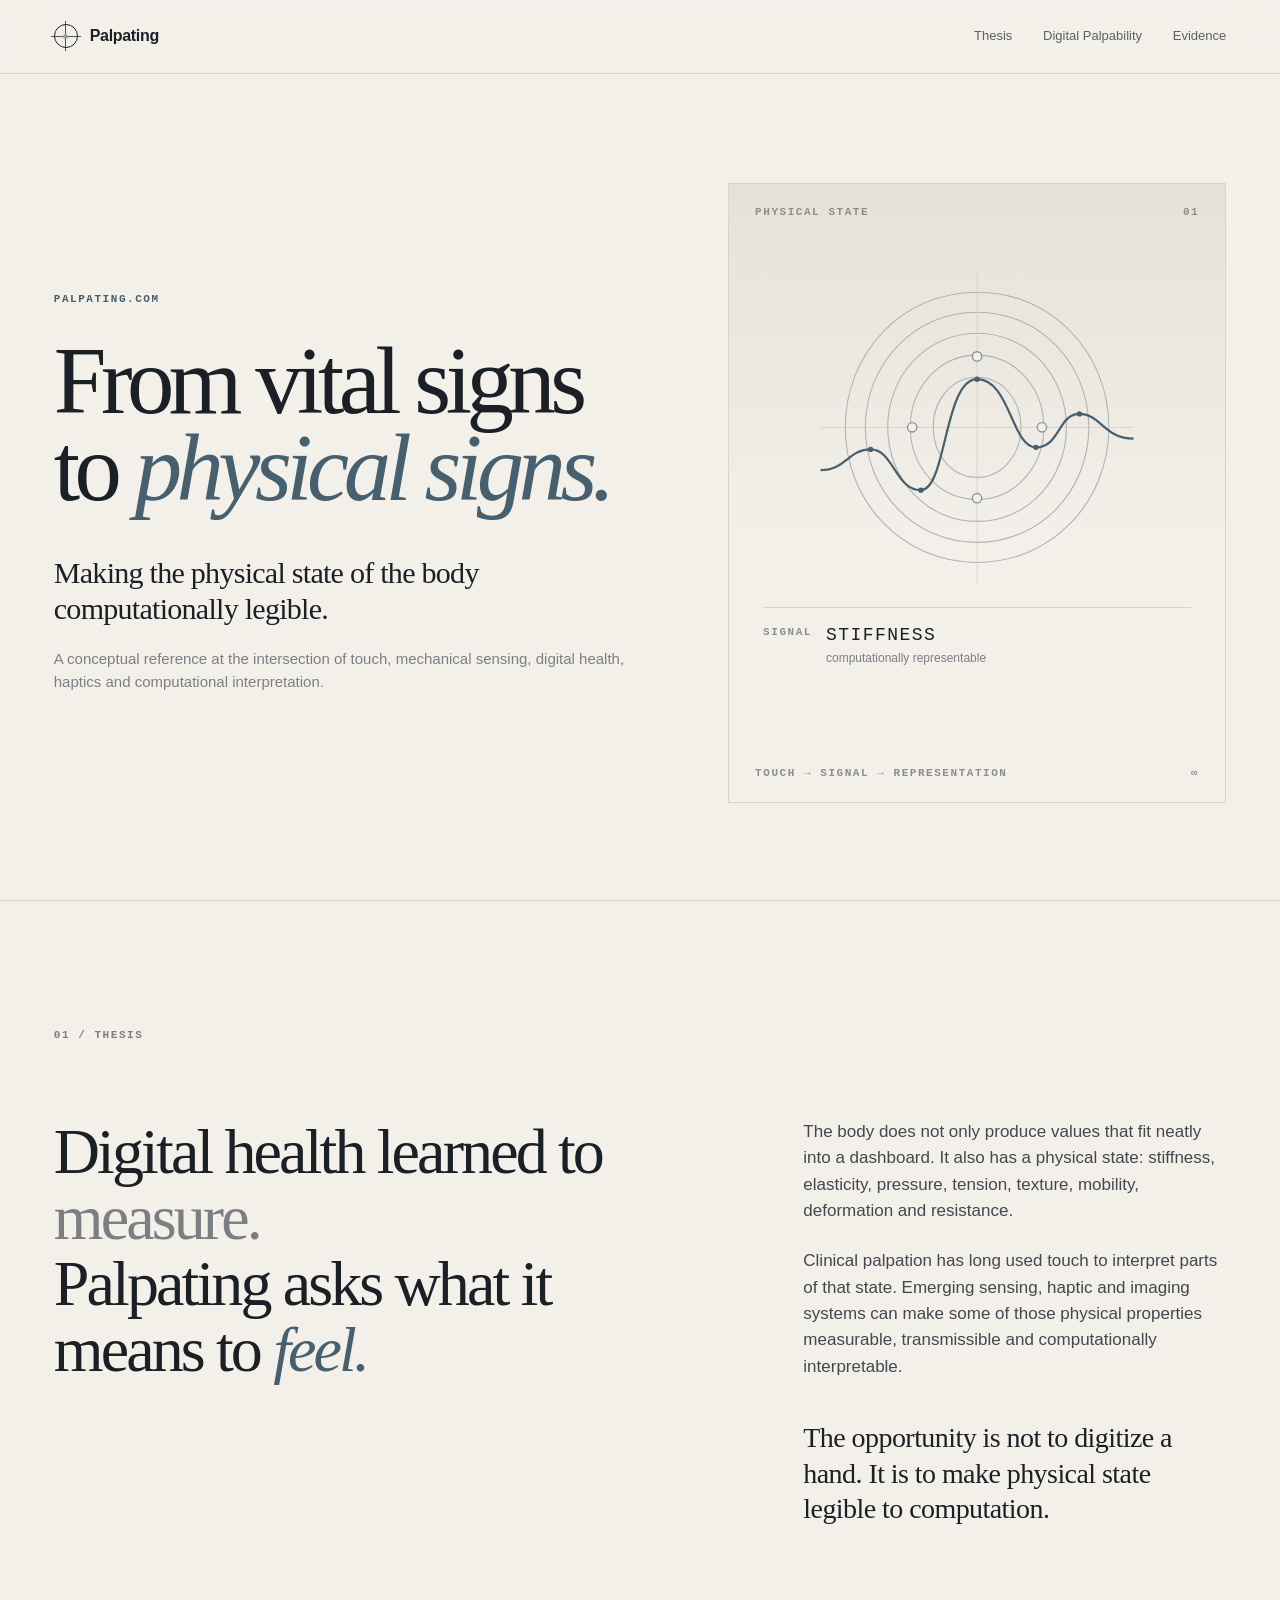
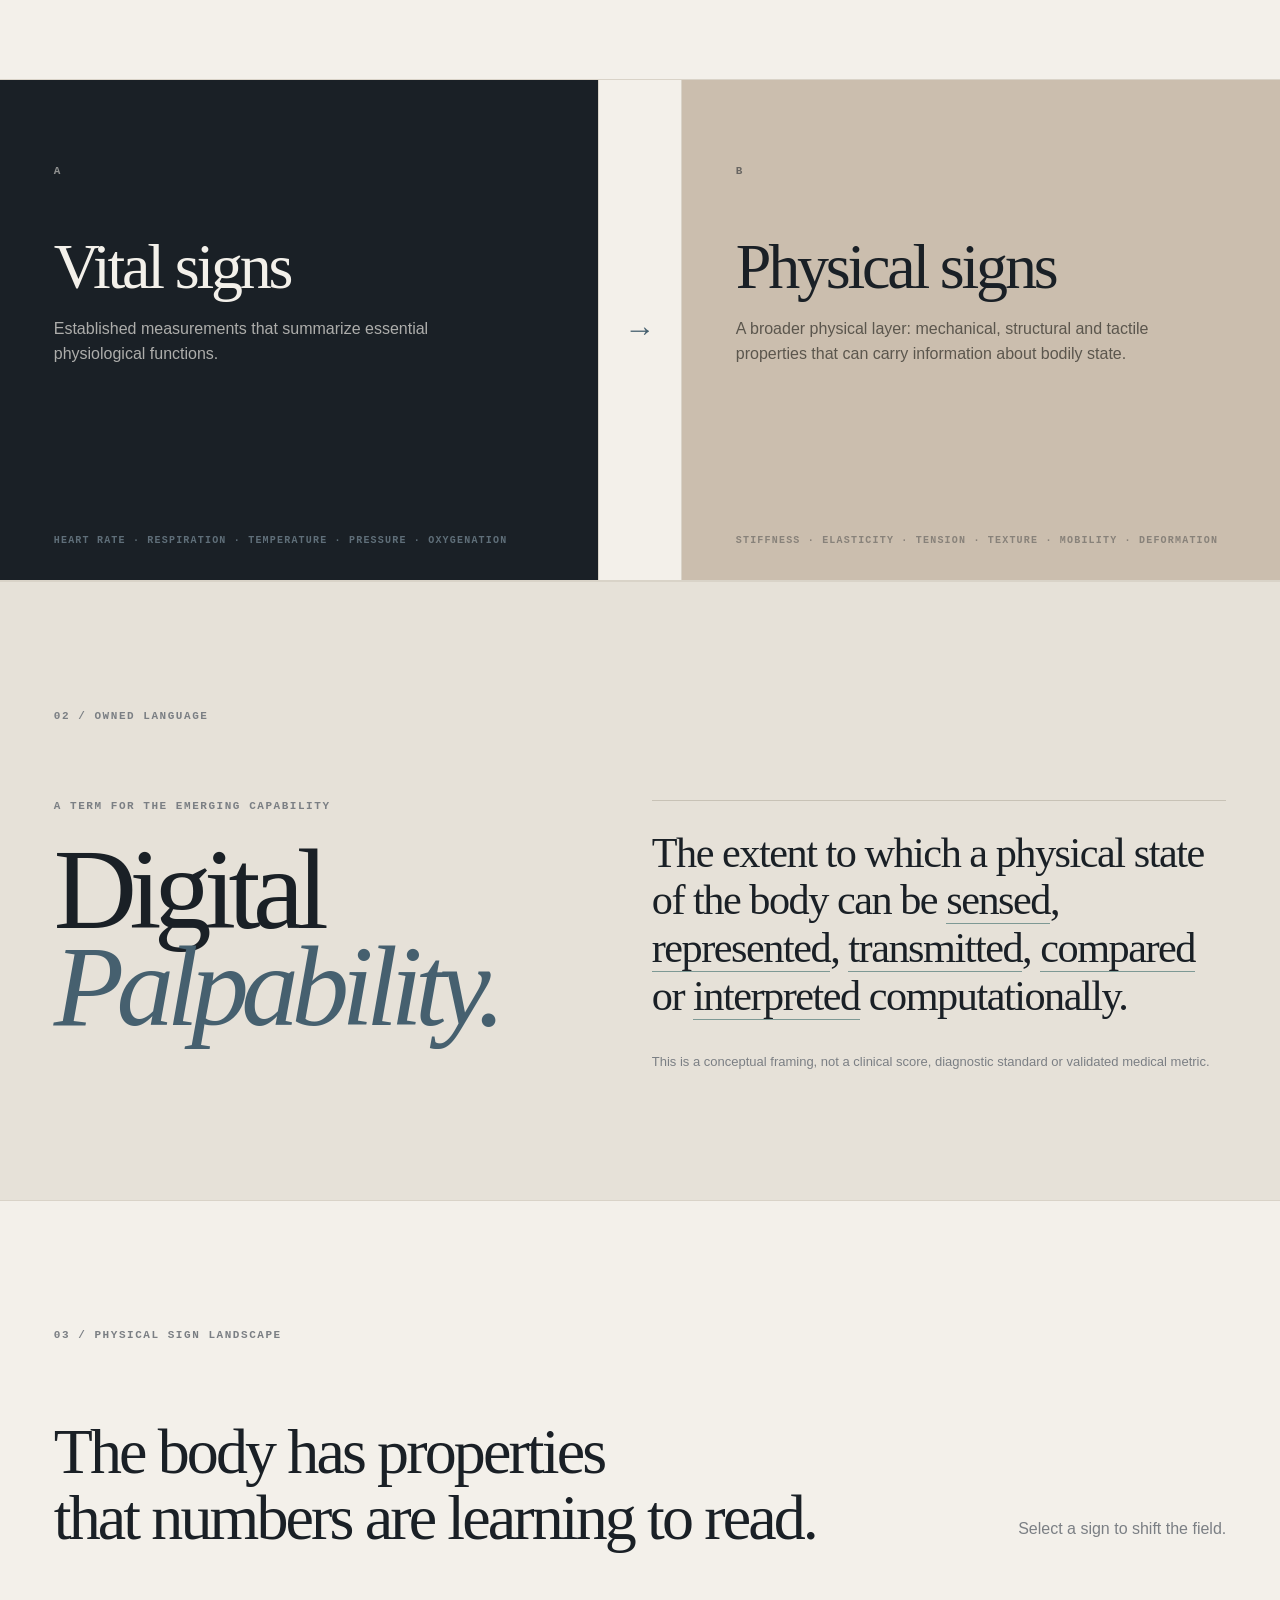
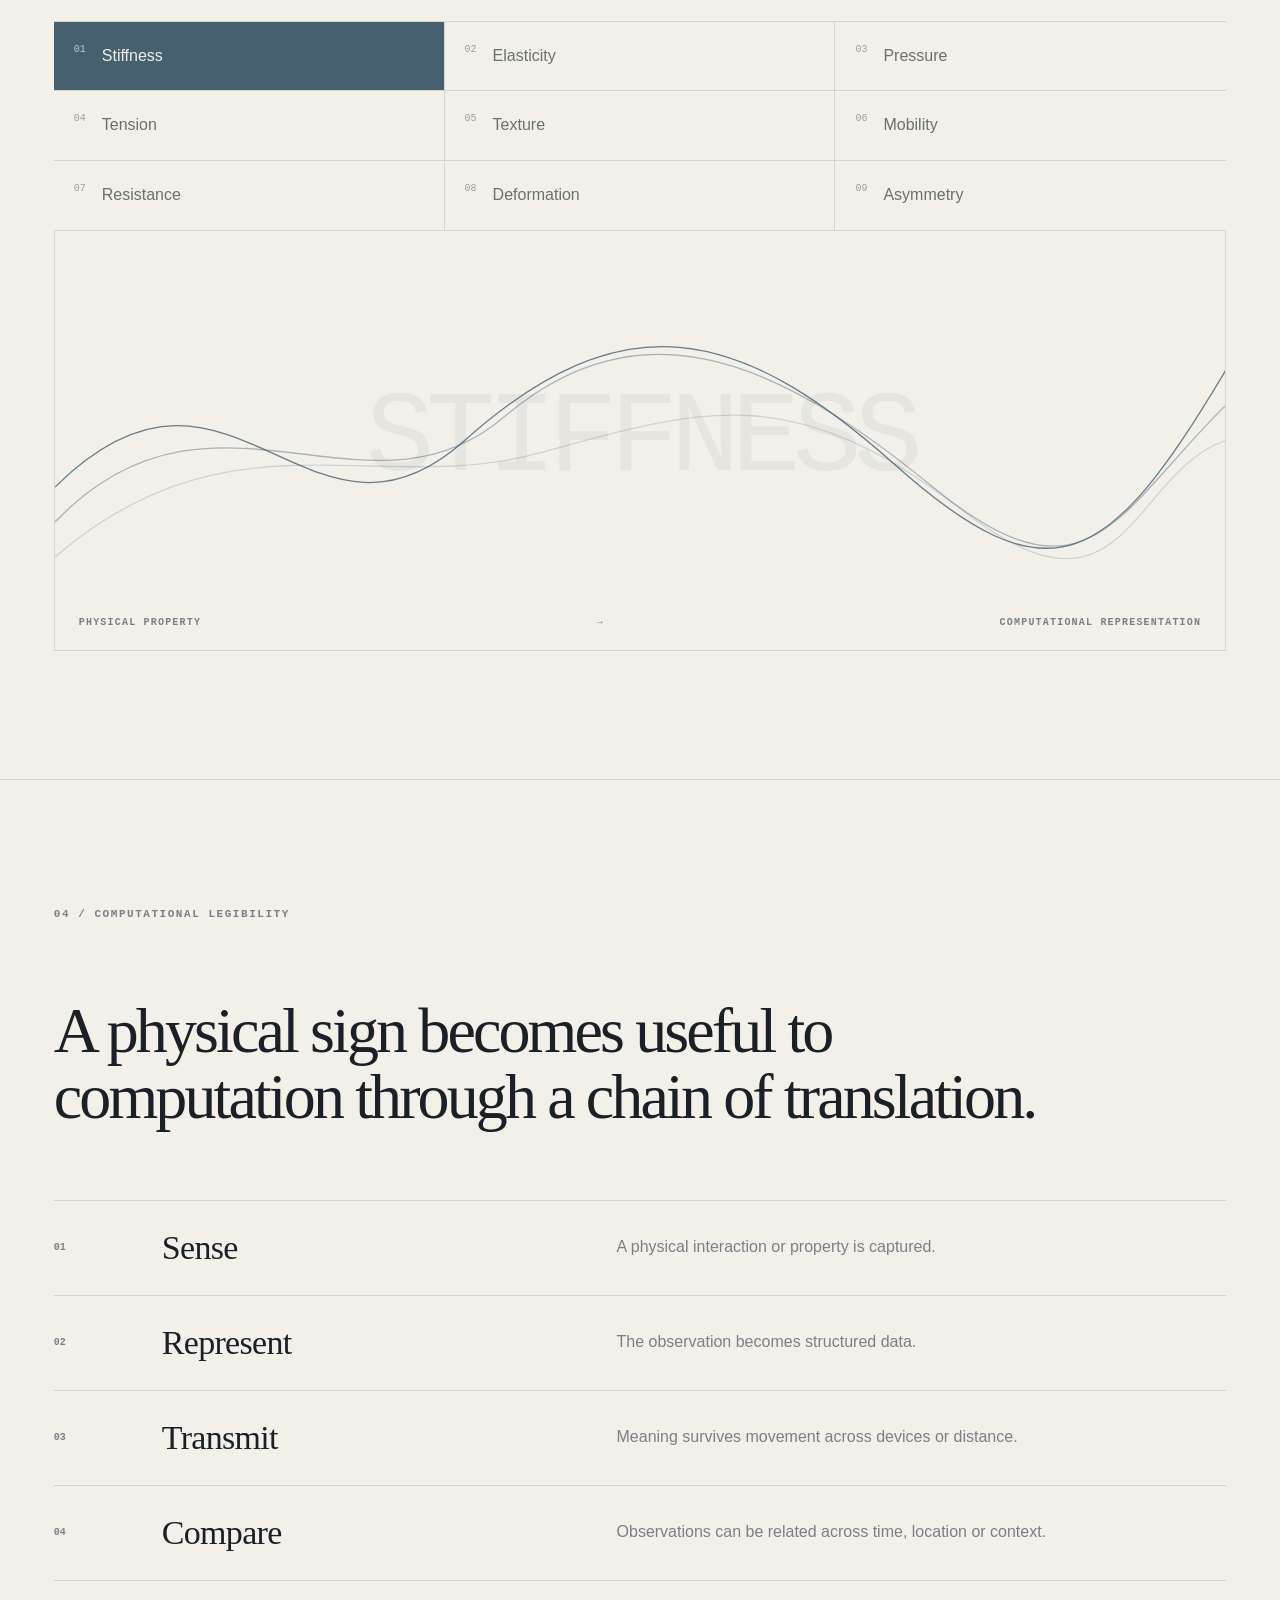
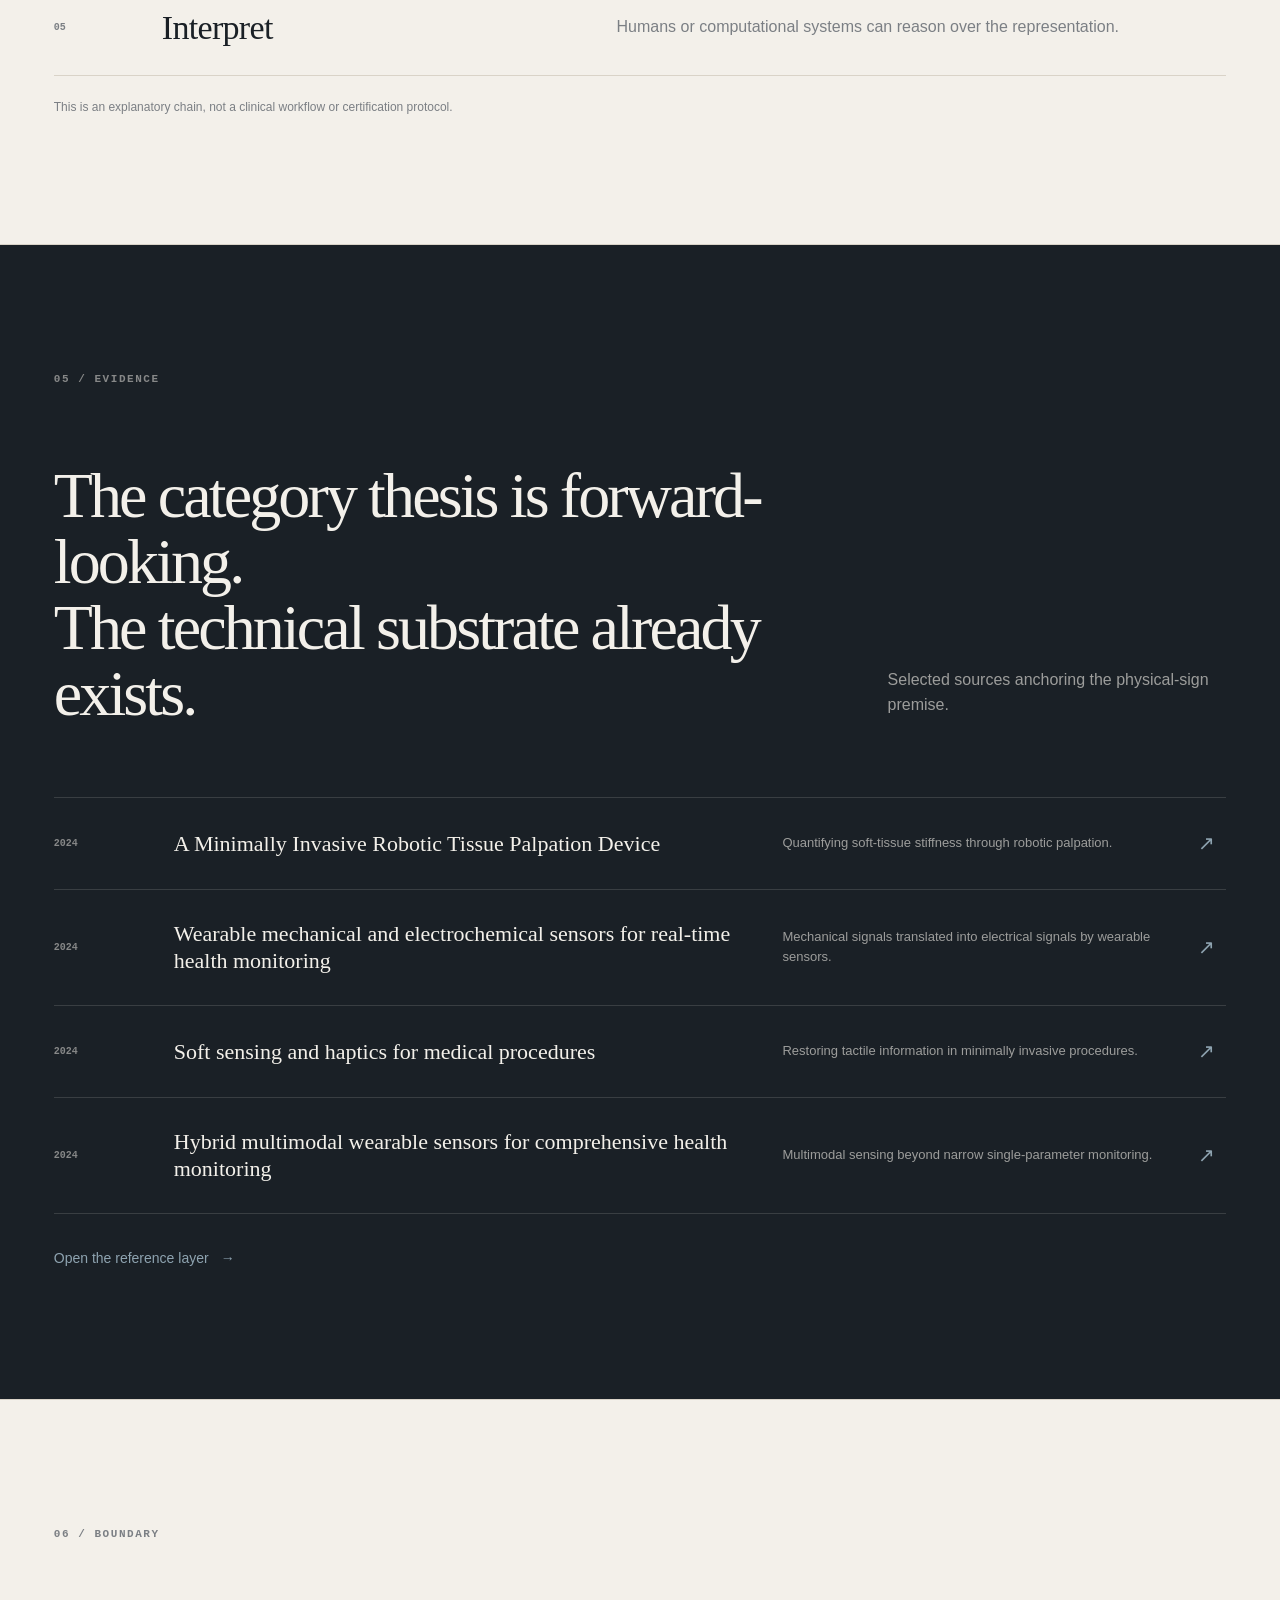
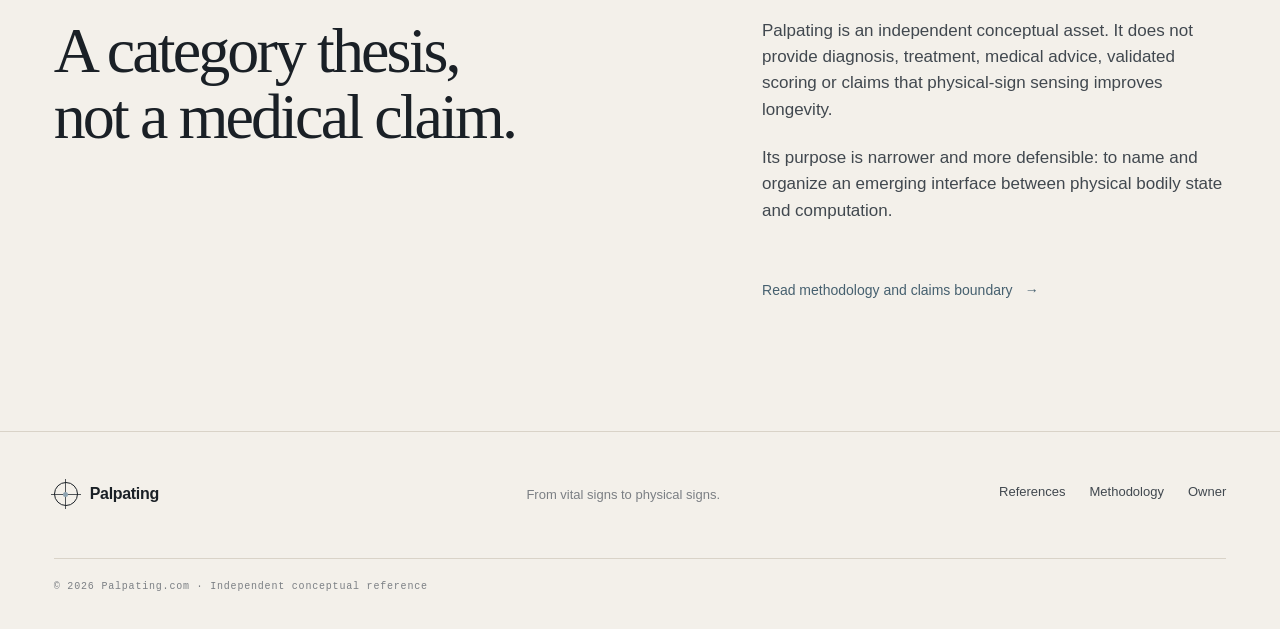
<file: index.html>
<!doctype html>
<html lang="en">
<head>
  <meta charset="utf-8">
  <meta name="viewport" content="width=device-width, initial-scale=1">
  <title>Palpating — From vital signs to physical signs</title>
  <meta name="description" content="Palpating explores how the physical state of the body can become computationally legible — from vital signs to physical signs.">
  <meta name="robots" content="index,follow,max-image-preview:large">
  <link rel="canonical" href="https://palpating.com/">
  <meta property="og:type" content="website">
  <meta property="og:site_name" content="Palpating">
  <meta property="og:title" content="Palpating — From vital signs to physical signs">
  <meta property="og:description" content="Making the physical state of the body computationally legible.">
  <meta property="og:url" content="https://palpating.com/">
  <meta property="og:image" content="https://palpating.com/og-image.png">
  <meta property="og:image:width" content="1200">
  <meta property="og:image:height" content="630">
  <meta property="og:image:alt" content="Palpating — From vital signs to physical signs.">
  <meta name="twitter:card" content="summary_large_image">
  <meta name="twitter:title" content="Palpating — From vital signs to physical signs">
  <meta name="twitter:description" content="Making the physical state of the body computationally legible.">
  <meta name="twitter:image" content="https://palpating.com/og-image.png">
  <meta name="theme-color" content="#f3f0ea">
  <link rel="stylesheet" href="styles.css">
  <script type="application/ld+json">
  {
    "@context":"https://schema.org",
    "@type":"WebSite",
    "name":"Palpating",
    "url":"https://palpating.com/",
    "description":"An independent conceptual reference exploring physical signs, digital palpability, and computational legibility of the body's physical state."
  }
  </script>
</head>
<body>
  <a class="skip-link" href="#main">Skip to content</a>

  <header class="site-header" data-header>
    <a class="brand" href="#top" aria-label="Palpating home">
      <span class="brand-mark" aria-hidden="true"><span></span></span>
      <span>Palpating</span>
    </a>
    <nav aria-label="Primary navigation">
      <a href="#thesis">Thesis</a>
      <a href="#palpability">Digital Palpability</a>
      <a href="#evidence">Evidence</a>
    </nav>
  </header>

  <main id="main">
    <section class="hero" id="top" aria-labelledby="hero-title">
      <div class="hero-copy">
        <p class="hero-domain">PALPATING.COM</p>
        <h1 id="hero-title">From vital signs<br>to <em>physical signs.</em></h1>
        <p class="hero-definition">Making the physical state of the body computationally legible.</p>
        <p class="hero-note">A conceptual reference at the intersection of touch, mechanical sensing, digital health, haptics and computational interpretation.</p>
      </div>

      <div class="signal-field" aria-label="Conceptual visualization of physical state becoming a computational signal" data-signal-field>
        <div class="field-caption field-caption-top"><span>PHYSICAL STATE</span><span>01</span></div>
        <svg viewBox="0 0 640 560" role="img" aria-labelledby="signal-title signal-desc">
          <title id="signal-title">Physical signal field</title>
          <desc id="signal-desc">Contour lines, pressure points and a digital trace visualize the transition from physical state to computational representation.</desc>
          <g class="contours" fill="none">
            <path d="M123 280C123 169 208 78 320 78s197 91 197 202-85 202-197 202-197-91-197-202Z"/>
            <path d="M154 280c0-94 72-171 166-171s166 77 166 171-72 171-166 171-166-77-166-171Z"/>
            <path d="M188 280c0-76 57-139 132-139s132 63 132 139-57 139-132 139-132-63-132-139Z"/>
            <path d="M222 280c0-58 42-106 98-106s98 48 98 106-42 106-98 106-98-48-98-106Z"/>
            <path d="M256 280c0-40 27-73 64-73s64 33 64 73-27 73-64 73-64-33-64-73Z"/>
          </g>
          <g class="measurement-axis">
            <line x1="320" y1="46" x2="320" y2="514"/>
            <line x1="86" y1="280" x2="554" y2="280"/>
          </g>
          <g class="pressure-points">
            <circle cx="320" cy="174" r="7" data-point="stiffness"/>
            <circle cx="417" cy="280" r="7" data-point="elasticity"/>
            <circle cx="320" cy="386" r="7" data-point="pressure"/>
            <circle cx="223" cy="280" r="7" data-point="mobility"/>
          </g>
          <path class="signal-trace" d="M86 344c38 0 41-31 75-31s37 61 75 61 35-166 84-166 52 102 88 102 33-50 65-50 37 37 81 37" fill="none"/>
          <g class="trace-nodes">
            <circle cx="161" cy="313" r="4"/><circle cx="236" cy="374" r="4"/><circle cx="320" cy="208" r="4"/><circle cx="408" cy="310" r="4"/><circle cx="473" cy="260" r="4"/>
          </g>
        </svg>
        <div class="field-readout" aria-live="polite">
          <span class="readout-label">SIGNAL</span>
          <strong data-readout>STIFFNESS</strong>
          <span class="readout-status">computationally representable</span>
        </div>
        <div class="field-caption field-caption-bottom"><span>TOUCH → SIGNAL → REPRESENTATION</span><span>∞</span></div>
      </div>
    </section>

    <section class="thesis" id="thesis" aria-labelledby="thesis-title">
      <div class="section-index">01 / THESIS</div>
      <div class="thesis-grid">
        <h2 id="thesis-title">Digital health learned to <span>measure.</span><br>Palpating asks what it means to <em>feel.</em></h2>
        <div class="thesis-text">
          <p>The body does not only produce values that fit neatly into a dashboard. It also has a physical state: stiffness, elasticity, pressure, tension, texture, mobility, deformation and resistance.</p>
          <p>Clinical palpation has long used touch to interpret parts of that state. Emerging sensing, haptic and imaging systems can make some of those physical properties measurable, transmissible and computationally interpretable.</p>
          <p class="thesis-line">The opportunity is not to digitize a hand. It is to make physical state legible to computation.</p>
        </div>
      </div>
    </section>

    <section class="distinction" aria-label="Vital signs and physical signs distinction">
      <div class="distinction-column vital">
        <span class="distinction-number">A</span>
        <h3>Vital signs</h3>
        <p>Established measurements that summarize essential physiological functions.</p>
        <div class="word-stream" aria-hidden="true">HEART RATE · RESPIRATION · TEMPERATURE · PRESSURE · OXYGENATION</div>
      </div>
      <div class="distinction-arrow" aria-hidden="true"><span>→</span></div>
      <div class="distinction-column physical">
        <span class="distinction-number">B</span>
        <h3>Physical signs</h3>
        <p>A broader physical layer: mechanical, structural and tactile properties that can carry information about bodily state.</p>
        <div class="word-stream" aria-hidden="true">STIFFNESS · ELASTICITY · TENSION · TEXTURE · MOBILITY · DEFORMATION</div>
      </div>
    </section>

    <section class="palpability" id="palpability" aria-labelledby="palpability-title">
      <div class="section-index">02 / OWNED LANGUAGE</div>
      <div class="palpability-layout">
        <div>
          <p class="term-label">A term for the emerging capability</p>
          <h2 id="palpability-title">Digital<br><em>Palpability.</em></h2>
        </div>
        <div class="definition-block">
          <p class="definition">The extent to which a physical state of the body can be <span>sensed</span>, <span>represented</span>, <span>transmitted</span>, <span>compared</span> or <span>interpreted</span> computationally.</p>
          <p class="definition-note">This is a conceptual framing, not a clinical score, diagnostic standard or validated medical metric.</p>
        </div>
      </div>
    </section>

    <section class="landscape" aria-labelledby="landscape-title">
      <div class="section-index">03 / PHYSICAL SIGN LANDSCAPE</div>
      <div class="landscape-head">
        <h2 id="landscape-title">The body has properties<br>that numbers are learning to read.</h2>
        <p>Select a sign to shift the field.</p>
      </div>
      <div class="sign-rail" role="list" aria-label="Examples of physical signs">
        <button class="sign active" data-sign="stiffness" role="listitem"><span>01</span>Stiffness</button>
        <button class="sign" data-sign="elasticity" role="listitem"><span>02</span>Elasticity</button>
        <button class="sign" data-sign="pressure" role="listitem"><span>03</span>Pressure</button>
        <button class="sign" data-sign="tension" role="listitem"><span>04</span>Tension</button>
        <button class="sign" data-sign="texture" role="listitem"><span>05</span>Texture</button>
        <button class="sign" data-sign="mobility" role="listitem"><span>06</span>Mobility</button>
        <button class="sign" data-sign="resistance" role="listitem"><span>07</span>Resistance</button>
        <button class="sign" data-sign="deformation" role="listitem"><span>08</span>Deformation</button>
        <button class="sign" data-sign="asymmetry" role="listitem"><span>09</span>Asymmetry</button>
      </div>
      <div class="landscape-stage" data-landscape-stage>
        <div class="stage-word" data-stage-word>STIFFNESS</div>
        <svg viewBox="0 0 1200 360" preserveAspectRatio="none" aria-hidden="true">
          <path class="stage-line line-a" d="M0 220 C180 70 260 300 420 180 S700 80 860 200 1080 290 1200 120"/>
          <path class="stage-line line-b" d="M0 250 C160 110 320 260 460 160 S740 110 900 220 1090 240 1200 150"/>
          <path class="stage-line line-c" d="M0 280 C180 150 330 230 500 190 S760 130 930 240 1100 210 1200 180"/>
        </svg>
        <div class="stage-meta"><span>PHYSICAL PROPERTY</span><span>→</span><span>COMPUTATIONAL REPRESENTATION</span></div>
      </div>
    </section>

    <section class="chain" aria-labelledby="chain-title">
      <div class="section-index">04 / COMPUTATIONAL LEGIBILITY</div>
      <h2 id="chain-title">A physical sign becomes useful to computation through a chain of translation.</h2>
      <ol class="chain-list">
        <li><span>01</span><strong>Sense</strong><p>A physical interaction or property is captured.</p></li>
        <li><span>02</span><strong>Represent</strong><p>The observation becomes structured data.</p></li>
        <li><span>03</span><strong>Transmit</strong><p>Meaning survives movement across devices or distance.</p></li>
        <li><span>04</span><strong>Compare</strong><p>Observations can be related across time, location or context.</p></li>
        <li><span>05</span><strong>Interpret</strong><p>Humans or computational systems can reason over the representation.</p></li>
      </ol>
      <p class="chain-boundary">This is an explanatory chain, not a clinical workflow or certification protocol.</p>
    </section>

    <section class="evidence" id="evidence" aria-labelledby="evidence-title">
      <div class="section-index">05 / EVIDENCE</div>
      <div class="evidence-head">
        <h2 id="evidence-title">The category thesis is forward-looking.<br>The technical substrate already exists.</h2>
        <p>Selected sources anchoring the physical-sign premise.</p>
      </div>
      <div class="source-list">
        <a class="source" href="https://pmc.ncbi.nlm.nih.gov/articles/PMC11178256/" target="_blank" rel="noopener noreferrer">
          <span class="source-year">2024</span>
          <span class="source-title">A Minimally Invasive Robotic Tissue Palpation Device</span>
          <span class="source-context">Quantifying soft-tissue stiffness through robotic palpation.</span>
          <span class="source-arrow" aria-hidden="true">↗</span>
        </a>
        <a class="source" href="https://www.nature.com/articles/s43246-024-00658-2" target="_blank" rel="noopener noreferrer">
          <span class="source-year">2024</span>
          <span class="source-title">Wearable mechanical and electrochemical sensors for real-time health monitoring</span>
          <span class="source-context">Mechanical signals translated into electrical signals by wearable sensors.</span>
          <span class="source-arrow" aria-hidden="true">↗</span>
        </a>
        <a class="source" href="https://www.nature.com/articles/s41578-024-00653-6" target="_blank" rel="noopener noreferrer">
          <span class="source-year">2024</span>
          <span class="source-title">Soft sensing and haptics for medical procedures</span>
          <span class="source-context">Restoring tactile information in minimally invasive procedures.</span>
          <span class="source-arrow" aria-hidden="true">↗</span>
        </a>
        <a class="source" href="https://www.nature.com/articles/s41928-024-01247-4" target="_blank" rel="noopener noreferrer">
          <span class="source-year">2024</span>
          <span class="source-title">Hybrid multimodal wearable sensors for comprehensive health monitoring</span>
          <span class="source-context">Multimodal sensing beyond narrow single-parameter monitoring.</span>
          <span class="source-arrow" aria-hidden="true">↗</span>
        </a>
      </div>
      <a class="text-link" href="references.html">Open the reference layer <span aria-hidden="true">→</span></a>
    </section>

    <section class="boundary" aria-labelledby="boundary-title">
      <div class="section-index">06 / BOUNDARY</div>
      <div class="boundary-grid">
        <h2 id="boundary-title">A category thesis,<br>not a medical claim.</h2>
        <div>
          <p>Palpating is an independent conceptual asset. It does not provide diagnosis, treatment, medical advice, validated scoring or claims that physical-sign sensing improves longevity.</p>
          <p>Its purpose is narrower and more defensible: to name and organize an emerging interface between physical bodily state and computation.</p>
          <a class="text-link" href="methodology.html">Read methodology and claims boundary <span aria-hidden="true">→</span></a>
        </div>
      </div>
    </section>

  </main>

  <footer>
    <a class="brand footer-brand" href="#top"><span class="brand-mark" aria-hidden="true"><span></span></span><span>Palpating</span></a>
    <p>From vital signs to physical signs.</p>
    <div class="footer-links"><a href="references.html">References</a><a href="methodology.html">Methodology</a><a href="https://sohadot.com" target="_blank" rel="noopener noreferrer">Owner</a></div>
    <p class="copyright">© <span data-year></span> Palpating.com · Independent conceptual reference</p>
  </footer>

  <script src="script.js" defer></script>
</body>
</html>
</file>
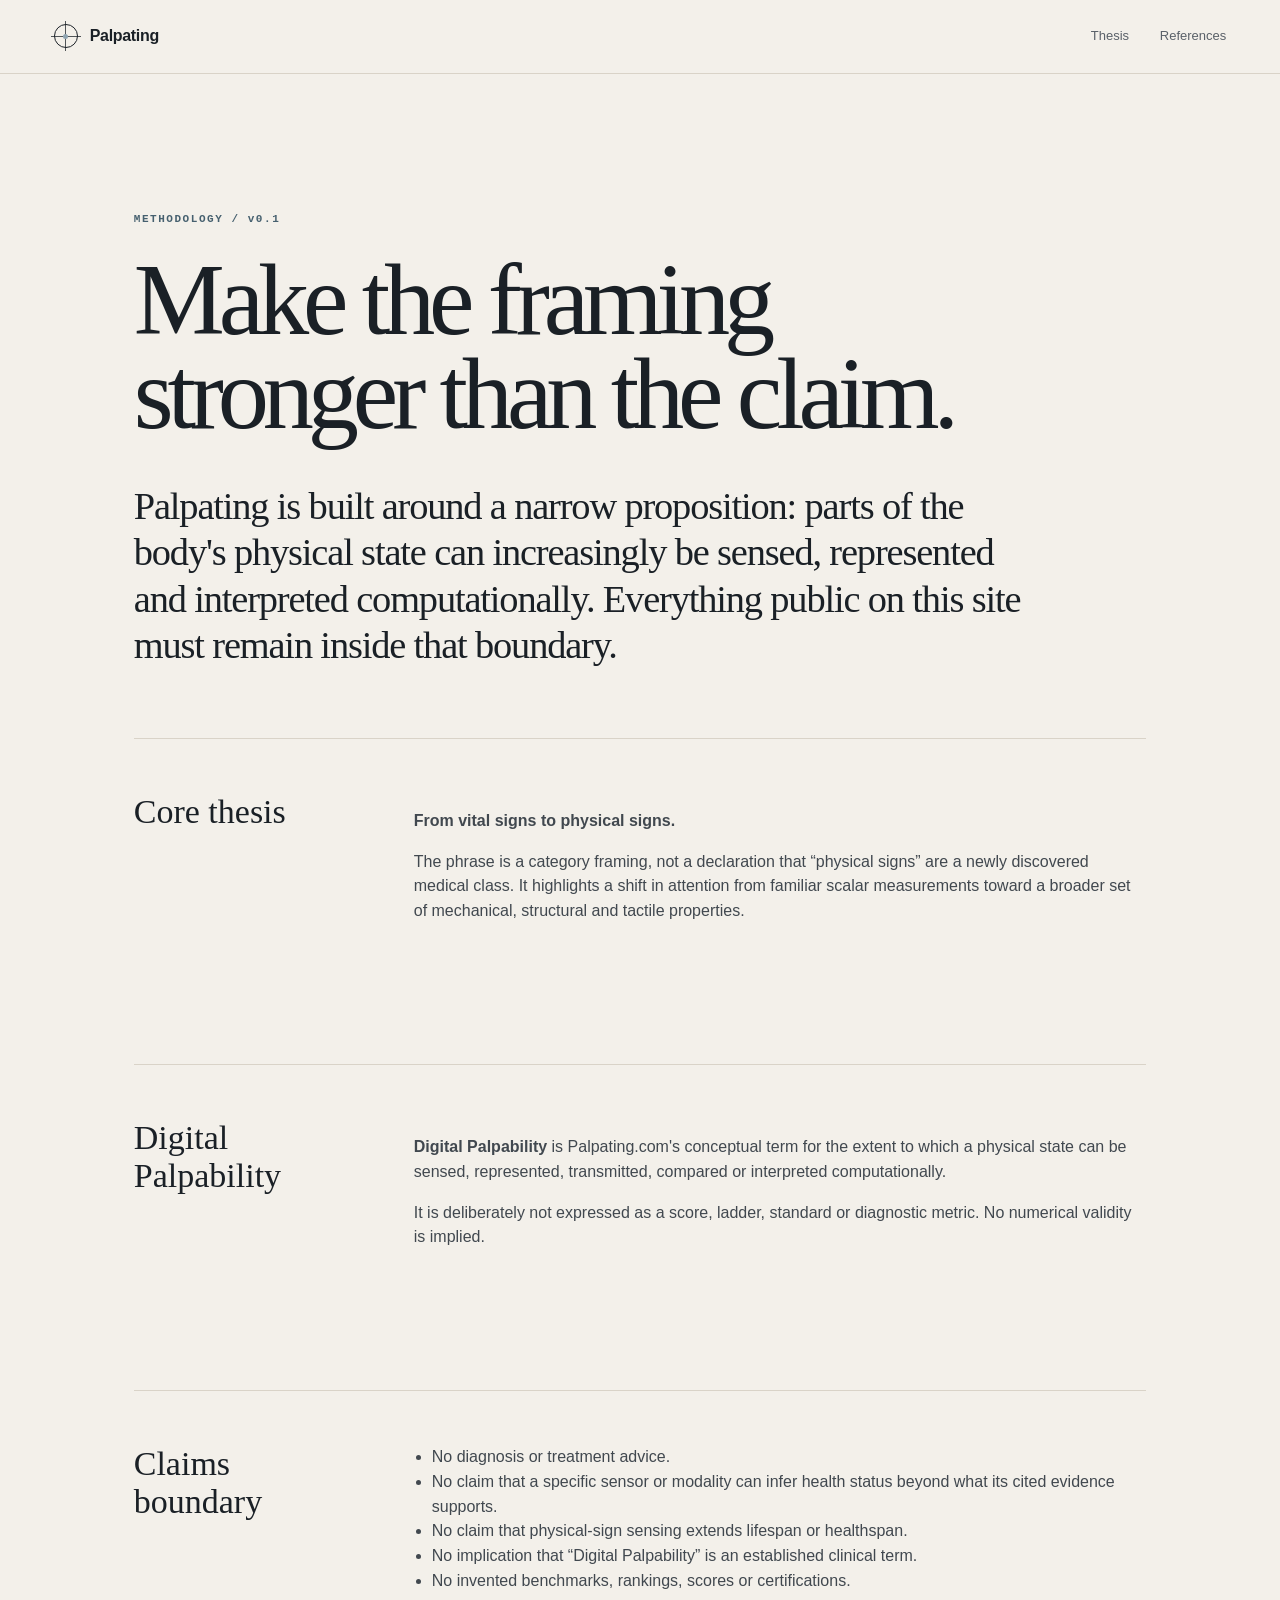
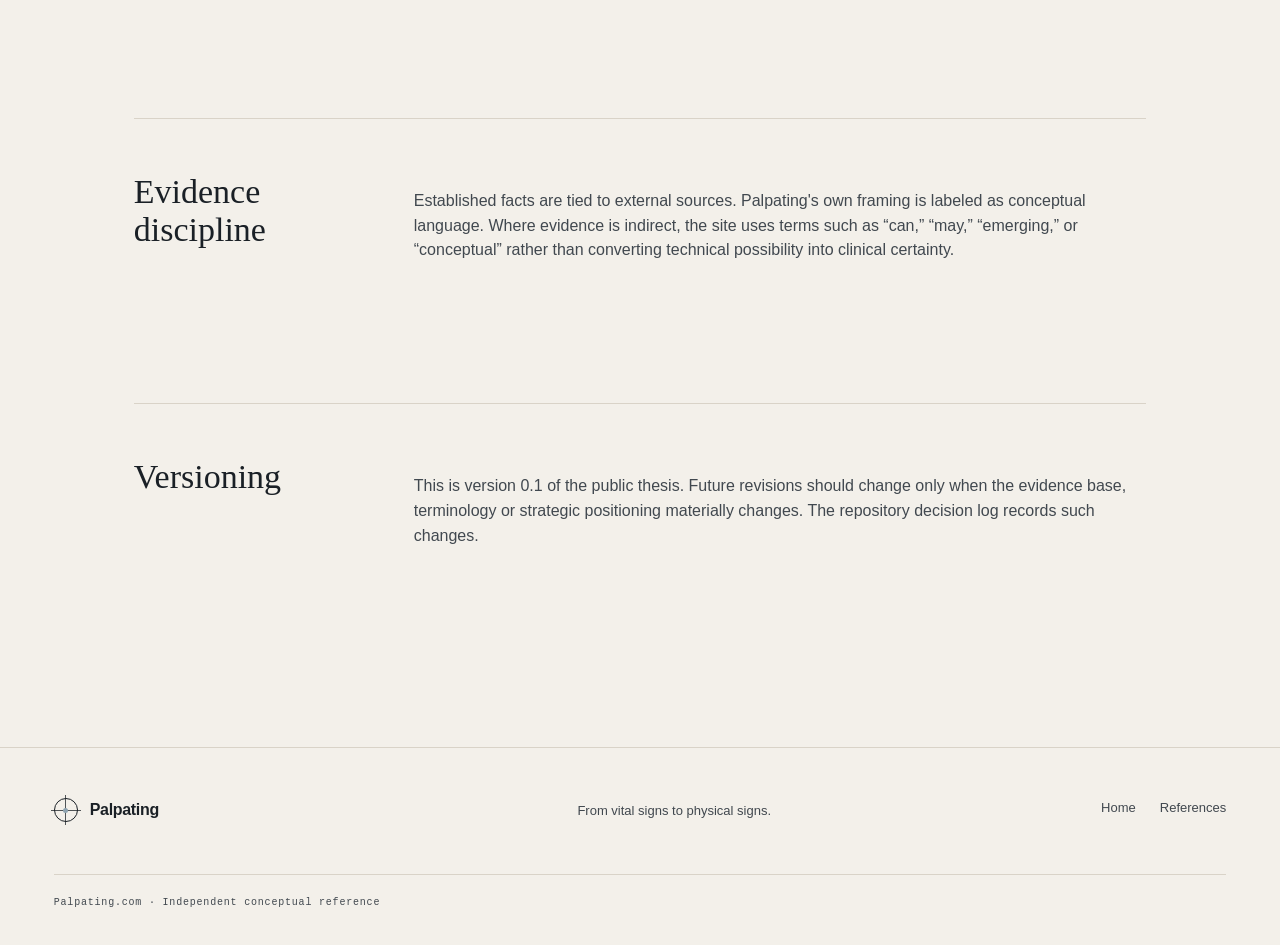
<file: methodology.html>
<!doctype html>
<html lang="en">
<head>
  <meta charset="utf-8">
  <meta name="viewport" content="width=device-width, initial-scale=1">
  <title>Methodology — Palpating</title>
  <meta name="description" content="Methodology, terminology and claims boundary for the Palpating.com conceptual reference.">
  <link rel="canonical" href="https://palpating.com/methodology.html">
  <meta property="og:type" content="article">
  <meta property="og:site_name" content="Palpating">
  <meta property="og:title" content="Methodology — Palpating">
  <meta property="og:description" content="Methodology, terminology and claims boundary for the Palpating.com conceptual reference.">
  <meta property="og:url" content="https://palpating.com/methodology.html">
  <meta property="og:image" content="https://palpating.com/og-image.png">
  <meta property="og:image:width" content="1200">
  <meta property="og:image:height" content="630">
  <meta property="og:image:alt" content="Palpating — From vital signs to physical signs.">
  <meta name="twitter:card" content="summary_large_image">
  <meta name="twitter:title" content="Methodology — Palpating">
  <meta name="twitter:description" content="Methodology, terminology and claims boundary for the Palpating.com conceptual reference.">
  <meta name="twitter:image" content="https://palpating.com/og-image.png">
  <meta name="theme-color" content="#f3f0ea">
  <link rel="stylesheet" href="styles.css">
</head>
<body class="subpage">
  <header class="site-header">
    <a class="brand" href="index.html"><span class="brand-mark" aria-hidden="true"><span></span></span><span>Palpating</span></a>
    <nav aria-label="Primary navigation"><a href="index.html#thesis">Thesis</a><a href="references.html">References</a></nav>
  </header>
  <main class="subpage-main">
    <p class="subpage-kicker">METHODOLOGY / v0.1</p>
    <h1>Make the framing<br>stronger than the claim.</h1>
    <p class="subpage-intro">Palpating is built around a narrow proposition: parts of the body's physical state can increasingly be sensed, represented and interpreted computationally. Everything public on this site must remain inside that boundary.</p>

    <section class="subpage-section"><h2>Core thesis</h2><div><p><strong>From vital signs to physical signs.</strong></p><p>The phrase is a category framing, not a declaration that “physical signs” are a newly discovered medical class. It highlights a shift in attention from familiar scalar measurements toward a broader set of mechanical, structural and tactile properties.</p></div></section>
    <section class="subpage-section"><h2>Digital Palpability</h2><div><p><strong>Digital Palpability</strong> is Palpating.com's conceptual term for the extent to which a physical state can be sensed, represented, transmitted, compared or interpreted computationally.</p><p>It is deliberately not expressed as a score, ladder, standard or diagnostic metric. No numerical validity is implied.</p></div></section>
    <section class="subpage-section"><h2>Claims boundary</h2><div><ul><li>No diagnosis or treatment advice.</li><li>No claim that a specific sensor or modality can infer health status beyond what its cited evidence supports.</li><li>No claim that physical-sign sensing extends lifespan or healthspan.</li><li>No implication that “Digital Palpability” is an established clinical term.</li><li>No invented benchmarks, rankings, scores or certifications.</li></ul></div></section>
    <section class="subpage-section"><h2>Evidence discipline</h2><div><p>Established facts are tied to external sources. Palpating's own framing is labeled as conceptual language. Where evidence is indirect, the site uses terms such as “can,” “may,” “emerging,” or “conceptual” rather than converting technical possibility into clinical certainty.</p></div></section>
    <section class="subpage-section"><h2>Versioning</h2><div><p>This is version 0.1 of the public thesis. Future revisions should change only when the evidence base, terminology or strategic positioning materially changes. The repository decision log records such changes.</p></div></section>
  </main>
  <footer><a class="brand footer-brand" href="index.html"><span class="brand-mark" aria-hidden="true"><span></span></span><span>Palpating</span></a><p>From vital signs to physical signs.</p><div class="footer-links"><a href="index.html">Home</a><a href="references.html">References</a></div><p class="copyright">Palpating.com · Independent conceptual reference</p></footer>
</body>
</html>
</file>
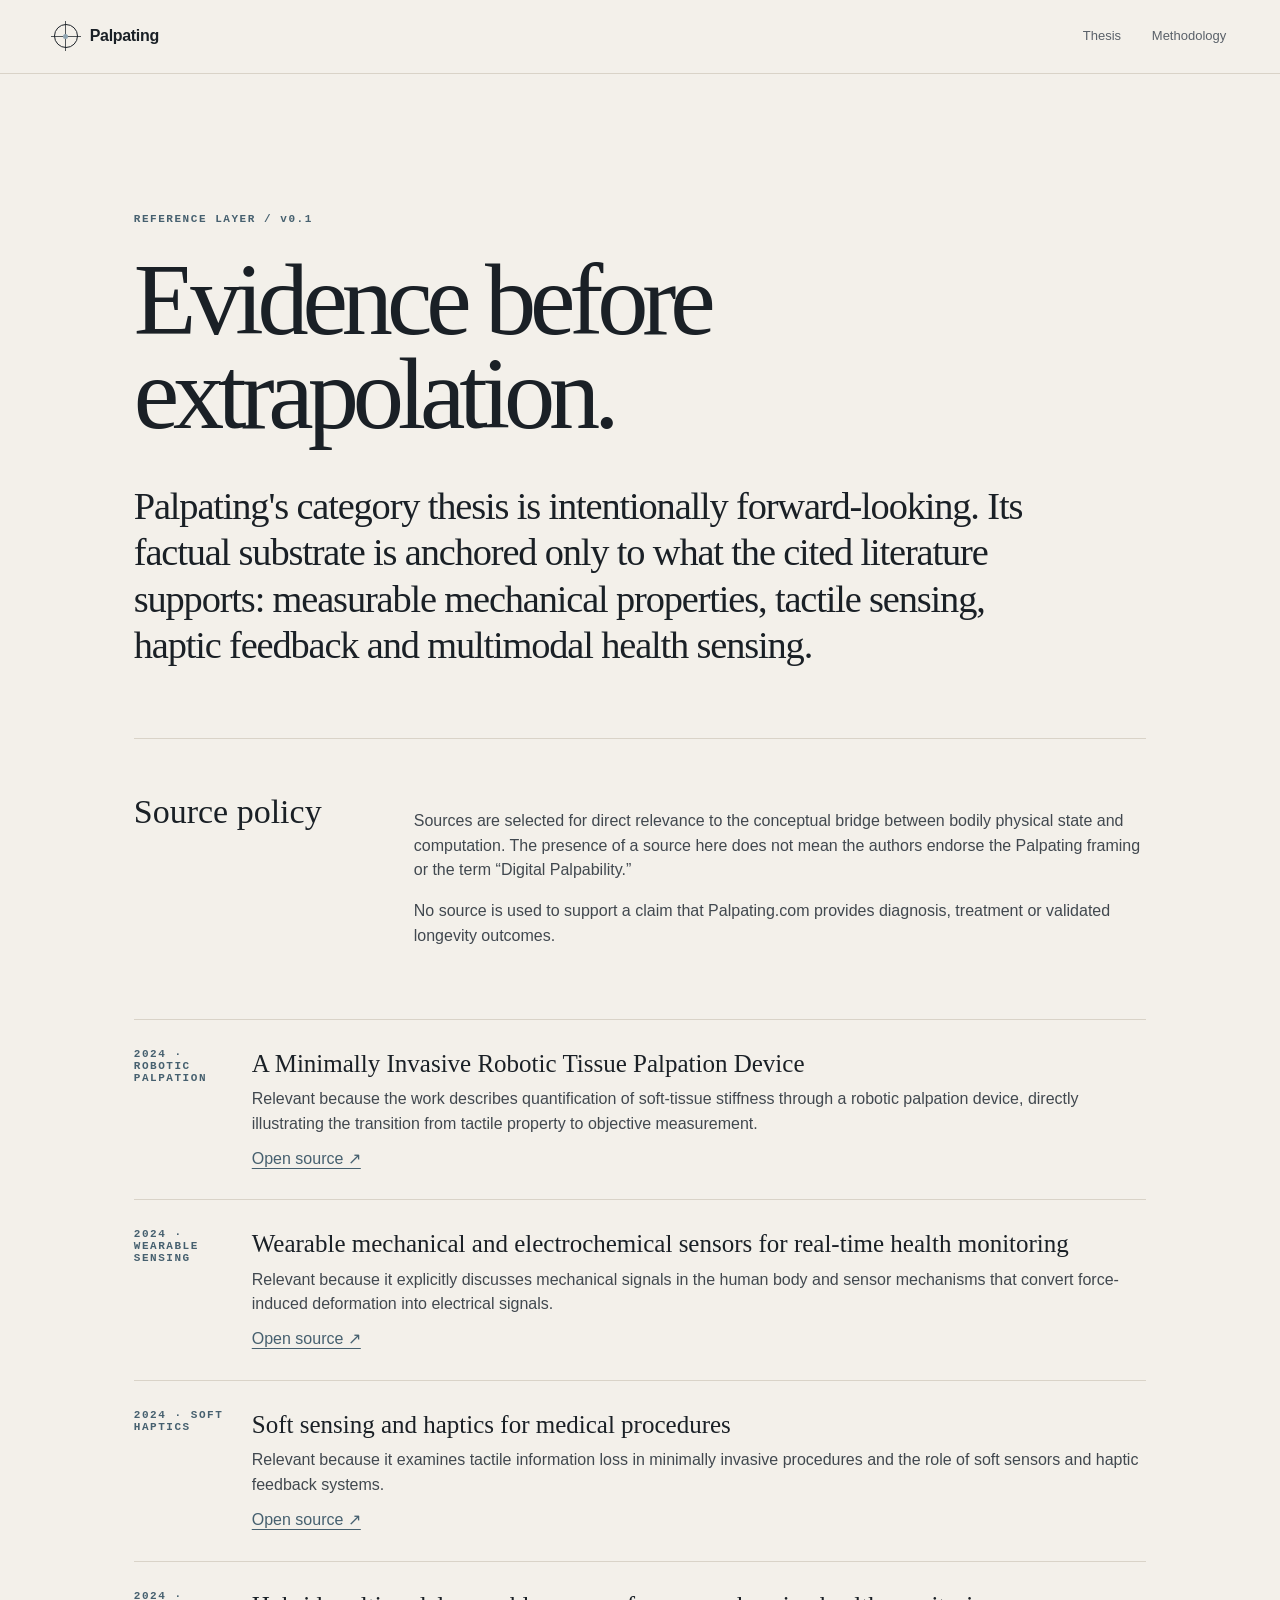
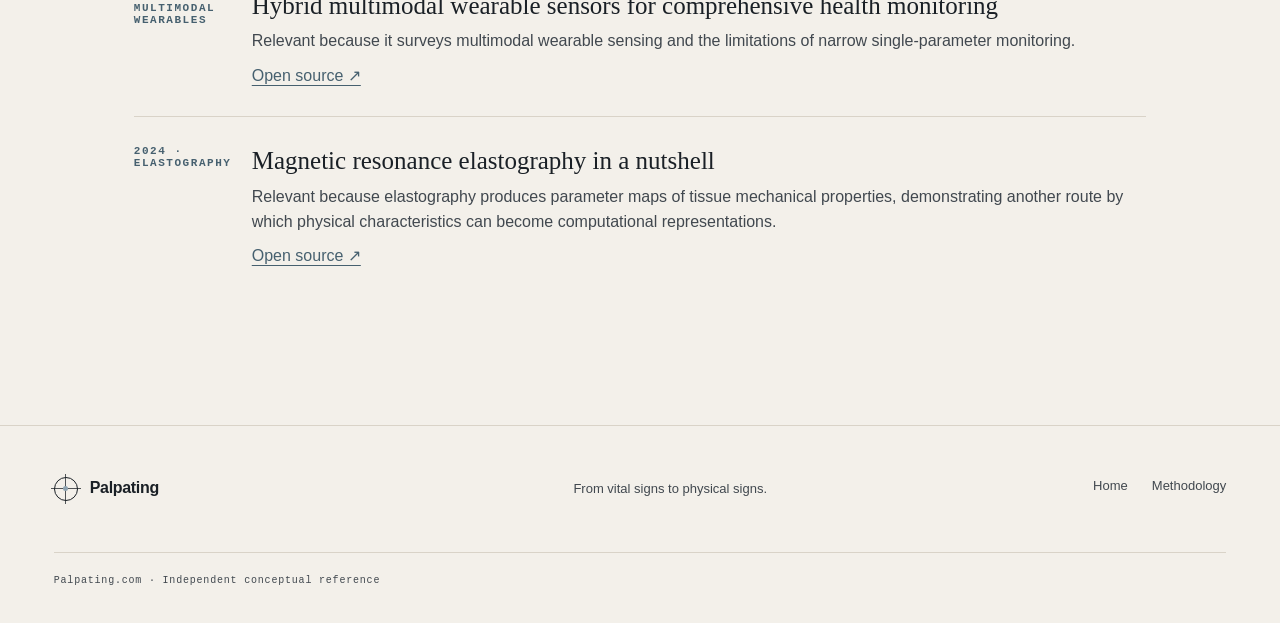
<file: references.html>
<!doctype html>
<html lang="en">
<head>
  <meta charset="utf-8">
  <meta name="viewport" content="width=device-width, initial-scale=1">
  <title>References — Palpating</title>
  <meta name="description" content="Selected references supporting the physical-sign and digital-palpability thesis at Palpating.com.">
  <link rel="canonical" href="https://palpating.com/references.html">
  <meta property="og:type" content="article">
  <meta property="og:site_name" content="Palpating">
  <meta property="og:title" content="References — Palpating">
  <meta property="og:description" content="Selected references supporting the physical-sign and digital-palpability thesis at Palpating.com.">
  <meta property="og:url" content="https://palpating.com/references.html">
  <meta property="og:image" content="https://palpating.com/og-image.png">
  <meta property="og:image:width" content="1200">
  <meta property="og:image:height" content="630">
  <meta property="og:image:alt" content="Palpating — From vital signs to physical signs.">
  <meta name="twitter:card" content="summary_large_image">
  <meta name="twitter:title" content="References — Palpating">
  <meta name="twitter:description" content="Selected references supporting the physical-sign and digital-palpability thesis at Palpating.com.">
  <meta name="twitter:image" content="https://palpating.com/og-image.png">
  <meta name="theme-color" content="#f3f0ea">
  <link rel="stylesheet" href="styles.css">
</head>
<body class="subpage">
  <header class="site-header">
    <a class="brand" href="index.html"><span class="brand-mark" aria-hidden="true"><span></span></span><span>Palpating</span></a>
    <nav aria-label="Primary navigation"><a href="index.html#thesis">Thesis</a><a href="methodology.html">Methodology</a></nav>
  </header>
  <main class="subpage-main">
    <p class="subpage-kicker">REFERENCE LAYER / v0.1</p>
    <h1>Evidence before<br>extrapolation.</h1>
    <p class="subpage-intro">Palpating's category thesis is intentionally forward-looking. Its factual substrate is anchored only to what the cited literature supports: measurable mechanical properties, tactile sensing, haptic feedback and multimodal health sensing.</p>

    <section class="subpage-section">
      <h2>Source policy</h2>
      <div><p>Sources are selected for direct relevance to the conceptual bridge between bodily physical state and computation. The presence of a source here does not mean the authors endorse the Palpating framing or the term “Digital Palpability.”</p><p>No source is used to support a claim that Palpating.com provides diagnosis, treatment or validated longevity outcomes.</p></div>
    </section>

    <section aria-label="Selected references">
      <article class="reference-entry"><span class="subpage-kicker">2024 · ROBOTIC PALPATION</span><div><h3>A Minimally Invasive Robotic Tissue Palpation Device</h3><p>Relevant because the work describes quantification of soft-tissue stiffness through a robotic palpation device, directly illustrating the transition from tactile property to objective measurement.</p><a href="https://pmc.ncbi.nlm.nih.gov/articles/PMC11178256/" target="_blank" rel="noopener noreferrer">Open source ↗</a></div></article>
      <article class="reference-entry"><span class="subpage-kicker">2024 · WEARABLE SENSING</span><div><h3>Wearable mechanical and electrochemical sensors for real-time health monitoring</h3><p>Relevant because it explicitly discusses mechanical signals in the human body and sensor mechanisms that convert force-induced deformation into electrical signals.</p><a href="https://www.nature.com/articles/s43246-024-00658-2" target="_blank" rel="noopener noreferrer">Open source ↗</a></div></article>
      <article class="reference-entry"><span class="subpage-kicker">2024 · SOFT HAPTICS</span><div><h3>Soft sensing and haptics for medical procedures</h3><p>Relevant because it examines tactile information loss in minimally invasive procedures and the role of soft sensors and haptic feedback systems.</p><a href="https://www.nature.com/articles/s41578-024-00653-6" target="_blank" rel="noopener noreferrer">Open source ↗</a></div></article>
      <article class="reference-entry"><span class="subpage-kicker">2024 · MULTIMODAL WEARABLES</span><div><h3>Hybrid multimodal wearable sensors for comprehensive health monitoring</h3><p>Relevant because it surveys multimodal wearable sensing and the limitations of narrow single-parameter monitoring.</p><a href="https://www.nature.com/articles/s41928-024-01247-4" target="_blank" rel="noopener noreferrer">Open source ↗</a></div></article>
      <article class="reference-entry"><span class="subpage-kicker">2024 · ELASTOGRAPHY</span><div><h3>Magnetic resonance elastography in a nutshell</h3><p>Relevant because elastography produces parameter maps of tissue mechanical properties, demonstrating another route by which physical characteristics can become computational representations.</p><a href="https://pubmed.ncbi.nlm.nih.gov/39645347/" target="_blank" rel="noopener noreferrer">Open source ↗</a></div></article>
    </section>
  </main>
  <footer><a class="brand footer-brand" href="index.html"><span class="brand-mark" aria-hidden="true"><span></span></span><span>Palpating</span></a><p>From vital signs to physical signs.</p><div class="footer-links"><a href="index.html">Home</a><a href="methodology.html">Methodology</a></div><p class="copyright">Palpating.com · Independent conceptual reference</p></footer>
</body>
</html>
</file>
<file: styles.css>
:root {
  /* Base neutrals — light-first, mineral / editorial */
  --paper:#f3f0ea;        /* Bone white — primary background */
  --paper-2:#e6e1d8;      /* Stone paper — secondary surface */
  --ink:#1a2026;          /* Deep mineral ink — headings, dark panels */
  --ink-2:#232a31;        /* Soft graphite — raised dark surface */
  --text:#41484f;         /* Body text */
  --muted:#7b7f84;        /* Faint text */
  --line:#d9d3c8;         /* Hairline on light */
  --line-2:#c8c2b6;       /* Stronger hairline on light */
  --line-dark:rgba(243,240,234,.14); /* Hairline on dark panels */
  /* Intelligent accents */
  --signal:#46606f;       /* Deep surgical blue — links & emphasis on light */
  --signal-soft:#8ea3b0;  /* Muted surgical blue — strokes / glyphs / on-dark */
  --teal:#7e9995;         /* Dust teal — tactile touches */
  --tissue:#cbbeae;       /* Warm tissue beige — physical-body layer */
  --plum:#726a86;         /* Mineral plum — rare accent */
  --max:1440px;
  --pad:clamp(22px,4.2vw,72px);
  --serif:Georgia,"Times New Roman",serif;
  --sans:ui-sans-serif,-apple-system,BlinkMacSystemFont,"Segoe UI",Helvetica,Arial,sans-serif;
  --mono:"SFMono-Regular",Consolas,"Liberation Mono",monospace;
}
*{box-sizing:border-box}
html{scroll-behavior:smooth;background:var(--paper)}
body{margin:0;background:var(--paper);color:var(--text);font-family:var(--sans);font-size:16px;line-height:1.55;-webkit-font-smoothing:antialiased}
a{color:inherit;text-decoration:none}
button{font:inherit}
::selection{background:var(--signal-soft);color:var(--ink)}
.skip-link{position:fixed;left:16px;top:-80px;z-index:1000;background:var(--signal);color:var(--paper);padding:12px 16px;font-weight:700}.skip-link:focus{top:16px}
.site-header{position:sticky;top:0;z-index:50;display:flex;align-items:center;justify-content:space-between;min-height:74px;padding:0 var(--pad);border-bottom:1px solid var(--line);background:rgba(243,240,234,.85);backdrop-filter:blur(18px)}
.brand{display:inline-flex;align-items:center;gap:12px;font-weight:650;letter-spacing:-.02em;color:var(--ink)}.brand-mark{width:24px;height:24px;border:1px solid var(--ink);border-radius:50%;display:grid;place-items:center;position:relative}.brand-mark::before,.brand-mark::after{content:"";position:absolute;background:var(--ink);opacity:.75}.brand-mark::before{width:1px;height:30px}.brand-mark::after{width:30px;height:1px}.brand-mark span{width:5px;height:5px;border-radius:50%;background:var(--signal-soft);position:relative;z-index:1}
nav{display:flex;align-items:center;gap:clamp(18px,2.4vw,38px);font-size:13px;color:#5a6169}nav a{transition:color .2s ease}nav a:hover,nav a:focus-visible{color:var(--ink)}.nav-acquire{color:var(--signal)}
.hero{min-height:calc(100vh - 74px);max-width:var(--max);margin:0 auto;padding:clamp(62px,8vw,124px) var(--pad) clamp(56px,7vw,110px);display:grid;grid-template-columns:minmax(0,1.08fr) minmax(420px,.92fr);align-items:center;gap:clamp(48px,7vw,118px)}
.hero-domain,.section-index,.term-label,.field-caption,.readout-label,.acquisition-domain{font:600 11px/1.2 var(--mono);letter-spacing:.14em;text-transform:uppercase}.hero-domain{color:var(--signal);margin:0 0 32px}.hero h1{font:400 clamp(58px,7.4vw,122px)/.91 var(--serif);letter-spacing:-.058em;margin:0;max-width:900px;color:var(--ink)}.hero h1 em,.palpability h2 em,.acquisition h2 em{font-weight:400;color:var(--signal)}.hero-definition{font:400 clamp(23px,2.35vw,38px)/1.2 var(--serif);letter-spacing:-.025em;max-width:760px;margin:44px 0 20px;color:var(--ink)}.hero-note{max-width:630px;color:var(--muted);font-size:15px;margin:0}
.signal-field{border:1px solid var(--line);min-height:620px;position:relative;padding:56px 34px 78px;overflow:hidden;background:linear-gradient(180deg,var(--paper-2),transparent 58%)}.field-caption{position:absolute;left:26px;right:26px;display:flex;justify-content:space-between;color:#8a8f8c}.field-caption-top{top:22px}.field-caption-bottom{bottom:22px}.signal-field svg{width:100%;height:auto;display:block}.contours path{stroke:#adb5b1;stroke-width:1.1;vector-effect:non-scaling-stroke;transition:stroke .35s ease,transform .35s ease}.measurement-axis line{stroke:#d0cabf;stroke-width:1}.pressure-points circle{fill:var(--paper);stroke:var(--teal);stroke-width:2}.signal-trace{stroke:var(--signal);stroke-width:2.2;vector-effect:non-scaling-stroke}.trace-nodes circle{fill:var(--signal)}.field-readout{display:grid;grid-template-columns:auto 1fr;column-gap:14px;row-gap:5px;border-top:1px solid var(--line);padding-top:18px;margin-top:-8px}.readout-label{color:#8a8f8c}.field-readout strong{font:500 18px/1 var(--mono);letter-spacing:.08em;color:var(--ink)}.readout-status{grid-column:2;color:var(--muted);font-size:12px}
.thesis,.palpability,.landscape,.chain,.evidence,.boundary{max-width:var(--max);margin:0 auto;padding:clamp(90px,10vw,170px) var(--pad);border-top:1px solid var(--line)}.section-index{color:var(--muted);margin-bottom:clamp(48px,6vw,92px)}.thesis-grid{display:grid;grid-template-columns:1.2fr .8fr;gap:clamp(54px,9vw,160px)}.thesis h2,.landscape h2,.chain h2,.evidence h2,.boundary h2{font:400 clamp(42px,5vw,78px)/1.03 var(--serif);letter-spacing:-.045em;margin:0;color:var(--ink)}.thesis h2 span{color:var(--muted)}.thesis h2 em{color:var(--signal);font-weight:400}.thesis-text{align-self:end;max-width:580px}.thesis-text p{color:var(--text);margin:0 0 24px;font-size:17px}.thesis-text .thesis-line{color:var(--ink);font:400 28px/1.27 var(--serif);letter-spacing:-.02em;margin-top:40px}
.distinction{border-top:1px solid var(--line);border-bottom:1px solid var(--line);display:grid;grid-template-columns:1fr 84px 1fr;max-width:var(--max);margin:0 auto}.distinction-column{min-height:500px;padding:clamp(48px,6vw,92px) var(--pad);position:relative;overflow:hidden}.distinction-column.vital{background:var(--ink);color:var(--paper)}.distinction-column.physical{background:var(--tissue);color:var(--ink)}.distinction-number{font:600 11px var(--mono);opacity:.55}.distinction h3{font:400 clamp(44px,5vw,80px)/1 var(--serif);letter-spacing:-.05em;margin:54px 0 18px}.distinction p{max-width:470px;font-size:16px}.vital p{color:rgba(243,240,234,.68)}.physical p{color:#5b564d}.distinction-arrow{border-left:1px solid var(--line);border-right:1px solid var(--line);display:grid;place-items:center;font-size:31px;color:var(--signal)}.word-stream{position:absolute;bottom:34px;left:var(--pad);white-space:nowrap;font:600 10px var(--mono);letter-spacing:.12em}.vital .word-stream{color:rgba(142,163,176,.6)}.physical .word-stream{color:rgba(26,32,38,.38)}
.palpability{background:var(--paper-2);color:var(--ink);max-width:none;border-top:1px solid var(--line)}.palpability>*{max-width:calc(var(--max) - (var(--pad) * 2));margin-left:auto;margin-right:auto}.palpability .section-index{color:var(--muted)}.palpability-layout{display:grid;grid-template-columns:.9fr 1.1fr;gap:clamp(60px,10vw,170px)}.term-label{color:var(--muted);margin:0 0 28px}.palpability h2{font:400 clamp(70px,9vw,150px)/.84 var(--serif);letter-spacing:-.065em;margin:0}.definition-block{align-self:end;border-top:1px solid var(--line-2);padding-top:28px}.definition{font:400 clamp(28px,3.3vw,52px)/1.13 var(--serif);letter-spacing:-.035em;margin:0}.definition span{border-bottom:1.5px solid var(--teal)}.definition-note{font-size:13px;color:var(--muted);max-width:650px;margin:32px 0 0}
.landscape-head,.evidence-head{display:flex;align-items:end;justify-content:space-between;gap:50px;margin-bottom:70px}.landscape-head p,.evidence-head p{color:var(--muted);margin:0 0 9px}.sign-rail{border-top:1px solid var(--line);display:grid;grid-template-columns:repeat(3,1fr)}.sign{appearance:none;border:0;border-right:1px solid var(--line);border-bottom:1px solid var(--line);background:transparent;color:#6a716c;text-align:left;padding:22px 20px;cursor:pointer;display:flex;gap:16px;transition:background .2s,color .2s}.sign:nth-child(3n){border-right:0}.sign span{font:500 10px var(--mono);color:#9aa19b}.sign:hover,.sign:focus-visible,.sign.active{background:var(--signal);color:var(--paper);outline:none}.sign.active span,.sign:hover span{color:rgba(243,240,234,.72)}.landscape-stage{height:420px;border-left:1px solid var(--line);border-right:1px solid var(--line);border-bottom:1px solid var(--line);position:relative;overflow:hidden;display:flex;align-items:center}.stage-word{position:absolute;left:50%;top:50%;transform:translate(-50%,-50%);font:500 clamp(50px,9vw,130px)/1 var(--mono);letter-spacing:-.07em;color:rgba(26,32,38,.05);white-space:nowrap}.landscape-stage svg{width:100%;height:100%}.stage-line{fill:none;stroke:var(--signal);stroke-width:1.3;vector-effect:non-scaling-stroke;opacity:.8;transition:d .55s ease,opacity .25s ease}.line-b{opacity:.42}.line-c{opacity:.2}.stage-meta{position:absolute;left:24px;right:24px;bottom:22px;display:flex;justify-content:space-between;color:var(--muted);font:600 10px var(--mono);letter-spacing:.12em}
.chain h2{max-width:1050px;margin-bottom:70px}.chain-list{list-style:none;margin:0;padding:0;border-top:1px solid var(--line)}.chain-list li{display:grid;grid-template-columns:80px minmax(170px,.7fr) 1fr;gap:28px;align-items:center;border-bottom:1px solid var(--line);padding:28px 0}.chain-list li>span{font:600 10px var(--mono);color:var(--muted)}.chain-list strong{font:400 34px var(--serif);letter-spacing:-.02em;color:var(--ink)}.chain-list p{color:var(--muted);margin:0;max-width:560px}.chain-boundary{font-size:12px;color:var(--muted);margin:22px 0 0}
.evidence{background:var(--ink)}.evidence .section-index{color:rgba(243,240,234,.5)}.evidence h2{color:var(--paper)}.evidence-head h2{max-width:920px}.evidence-head p{color:rgba(243,240,234,.6)}.source-list{border-top:1px solid var(--line-dark)}.source{display:grid;grid-template-columns:90px 1.2fr .8fr 28px;gap:30px;align-items:center;border-bottom:1px solid var(--line-dark);padding:30px 0;transition:padding .25s ease,background .25s ease}.source:hover,.source:focus-visible{padding-left:18px;padding-right:18px;background:var(--ink-2);outline:none}.source-year{font:600 10px var(--mono);color:rgba(243,240,234,.5)}.source-title{font:400 22px/1.25 var(--serif);color:var(--paper)}.source-context{color:rgba(243,240,234,.6);font-size:13px}.source-arrow{color:var(--signal-soft);font-size:20px}.text-link{display:inline-flex;gap:12px;margin-top:34px;color:var(--signal);font-size:14px}.evidence .text-link{color:var(--signal-soft)}.text-link span{transition:transform .2s}.text-link:hover span{transform:translateX(5px)}
.boundary-grid{display:grid;grid-template-columns:1fr .8fr;gap:clamp(60px,10vw,170px)}.boundary-grid>div{align-self:end}.boundary-grid p{color:var(--text);font-size:17px;margin:0 0 22px}
.acquisition{background:var(--paper);color:var(--ink);padding:clamp(90px,11vw,180px) var(--pad);border-top:1px solid var(--line)}.acquisition-inner{max-width:var(--max);margin:0 auto}.acquisition-domain{color:var(--signal);margin:0 0 36px}.acquisition h2{font:400 clamp(60px,8vw,128px)/.91 var(--serif);letter-spacing:-.06em;margin:0;max-width:1180px}.acquisition h2 em{color:var(--signal);text-decoration:underline;text-decoration-thickness:1px;text-underline-offset:8px}.acquisition-inner>p:not(.acquisition-domain){font:400 clamp(20px,2vw,31px)/1.3 var(--serif);max-width:780px;margin:44px 0 58px;color:var(--text)}.asset-line{display:flex;flex-wrap:wrap;border-top:1px solid var(--line);border-bottom:1px solid var(--line);margin-bottom:42px}.asset-line span{font:650 10px var(--mono);letter-spacing:.11em;color:var(--muted);padding:18px 26px 18px 0;margin-right:26px}.acquire-button{display:inline-flex;align-items:center;gap:18px;background:var(--ink);color:var(--paper);padding:19px 24px;font-weight:600}.acquire-button span{color:var(--signal-soft)}
footer{max-width:var(--max);margin:0 auto;padding:50px var(--pad) 34px;display:grid;grid-template-columns:1fr 1fr auto;gap:30px;align-items:start;border-top:1px solid var(--line)}footer p{margin:3px 0;color:var(--muted);font-size:13px}.footer-links{display:flex;gap:24px;font-size:13px;color:var(--text)}.copyright{grid-column:1/-1;border-top:1px solid var(--line);padding-top:22px;margin-top:20px!important;font:500 10px var(--mono)!important;letter-spacing:.08em}
.reveal{opacity:0;transform:translateY(18px);transition:opacity .65s ease,transform .65s ease}.reveal.visible{opacity:1;transform:none}

/* Secondary pages */
.subpage{background:var(--paper);color:var(--ink)}.subpage .site-header{background:rgba(243,240,234,.9);border-color:var(--line)}.subpage .brand-mark{border-color:var(--ink)}.subpage .brand-mark::before,.subpage .brand-mark::after{background:var(--ink)}.subpage nav{color:#5a6169}.subpage-main{max-width:1120px;margin:0 auto;padding:clamp(80px,10vw,150px) var(--pad)}.subpage-kicker{font:600 11px var(--mono);letter-spacing:.14em;color:var(--signal)}.subpage h1{font:400 clamp(58px,8vw,118px)/.92 var(--serif);letter-spacing:-.06em;margin:28px 0 42px;color:var(--ink)}.subpage-intro{font:400 clamp(24px,3vw,42px)/1.2 var(--serif);letter-spacing:-.03em;max-width:900px;color:var(--ink)}.subpage-section{border-top:1px solid var(--line);padding:54px 0;margin-top:70px;display:grid;grid-template-columns:220px 1fr;gap:60px}.subpage-section h2{font:400 34px var(--serif);margin:0;color:var(--ink)}.subpage-section p,.subpage-section li{color:var(--text)}.subpage-section ul{margin:0;padding-left:18px}.reference-entry{border-top:1px solid var(--line);padding:28px 0;display:grid;grid-template-columns:90px 1fr;gap:28px}.reference-entry h3{font:400 25px/1.25 var(--serif);margin:0 0 8px;color:var(--ink)}.reference-entry p{margin:0 0 10px;color:var(--text)}.reference-entry a{color:var(--signal);text-decoration:underline;text-underline-offset:4px}.subpage footer{border-color:var(--line)}.subpage footer p,.subpage .footer-links{color:var(--text)}.subpage .copyright{border-color:var(--line)}

@media (max-width:1050px){
  .hero{grid-template-columns:1fr;min-height:auto}.signal-field{min-height:auto;max-width:720px;width:100%}.thesis-grid,.palpability-layout,.boundary-grid{grid-template-columns:1fr}.thesis-text{max-width:760px}.distinction{grid-template-columns:1fr}.distinction-arrow{height:70px;border-left:0;border-right:0;border-top:1px solid var(--line);border-bottom:1px solid var(--line)}.distinction-arrow span{transform:rotate(90deg)}.landscape-head,.evidence-head{align-items:start;flex-direction:column}.source{grid-template-columns:70px 1fr 28px}.source-context{grid-column:2}.source-arrow{grid-column:3;grid-row:1/3}.subpage-section{grid-template-columns:1fr;gap:20px}
}
@media (max-width:760px){
  .site-header{min-height:66px}.site-header nav a:not(.nav-acquire){display:none}.hero{padding-top:70px}.hero h1{font-size:clamp(55px,17vw,86px)}.signal-field{padding:50px 18px 70px}.field-caption{left:16px;right:16px}.thesis,.palpability,.landscape,.chain,.evidence,.boundary{padding-top:88px;padding-bottom:88px}.thesis h2,.landscape h2,.chain h2,.evidence h2,.boundary h2{font-size:clamp(40px,12vw,62px)}.palpability h2{font-size:clamp(70px,21vw,110px)}.distinction-column{min-height:420px}.sign-rail{grid-template-columns:1fr 1fr}.sign:nth-child(3n){border-right:1px solid var(--line)}.sign:nth-child(2n){border-right:0}.landscape-stage{height:330px}.chain-list li{grid-template-columns:48px 1fr;gap:14px}.chain-list p{grid-column:2}.source{grid-template-columns:50px 1fr 24px;gap:16px}.source-title{font-size:18px}.source-context{font-size:12px}.acquisition h2{font-size:clamp(56px,15vw,92px)}footer{grid-template-columns:1fr}.copyright{grid-column:1}.footer-links{flex-wrap:wrap}.subpage h1{font-size:clamp(54px,17vw,88px)}.reference-entry{grid-template-columns:1fr;gap:10px}
}
@media (prefers-reduced-motion:reduce){html{scroll-behavior:auto}.reveal{opacity:1;transform:none;transition:none}.contours path,.stage-line{transition:none}}
</file>
